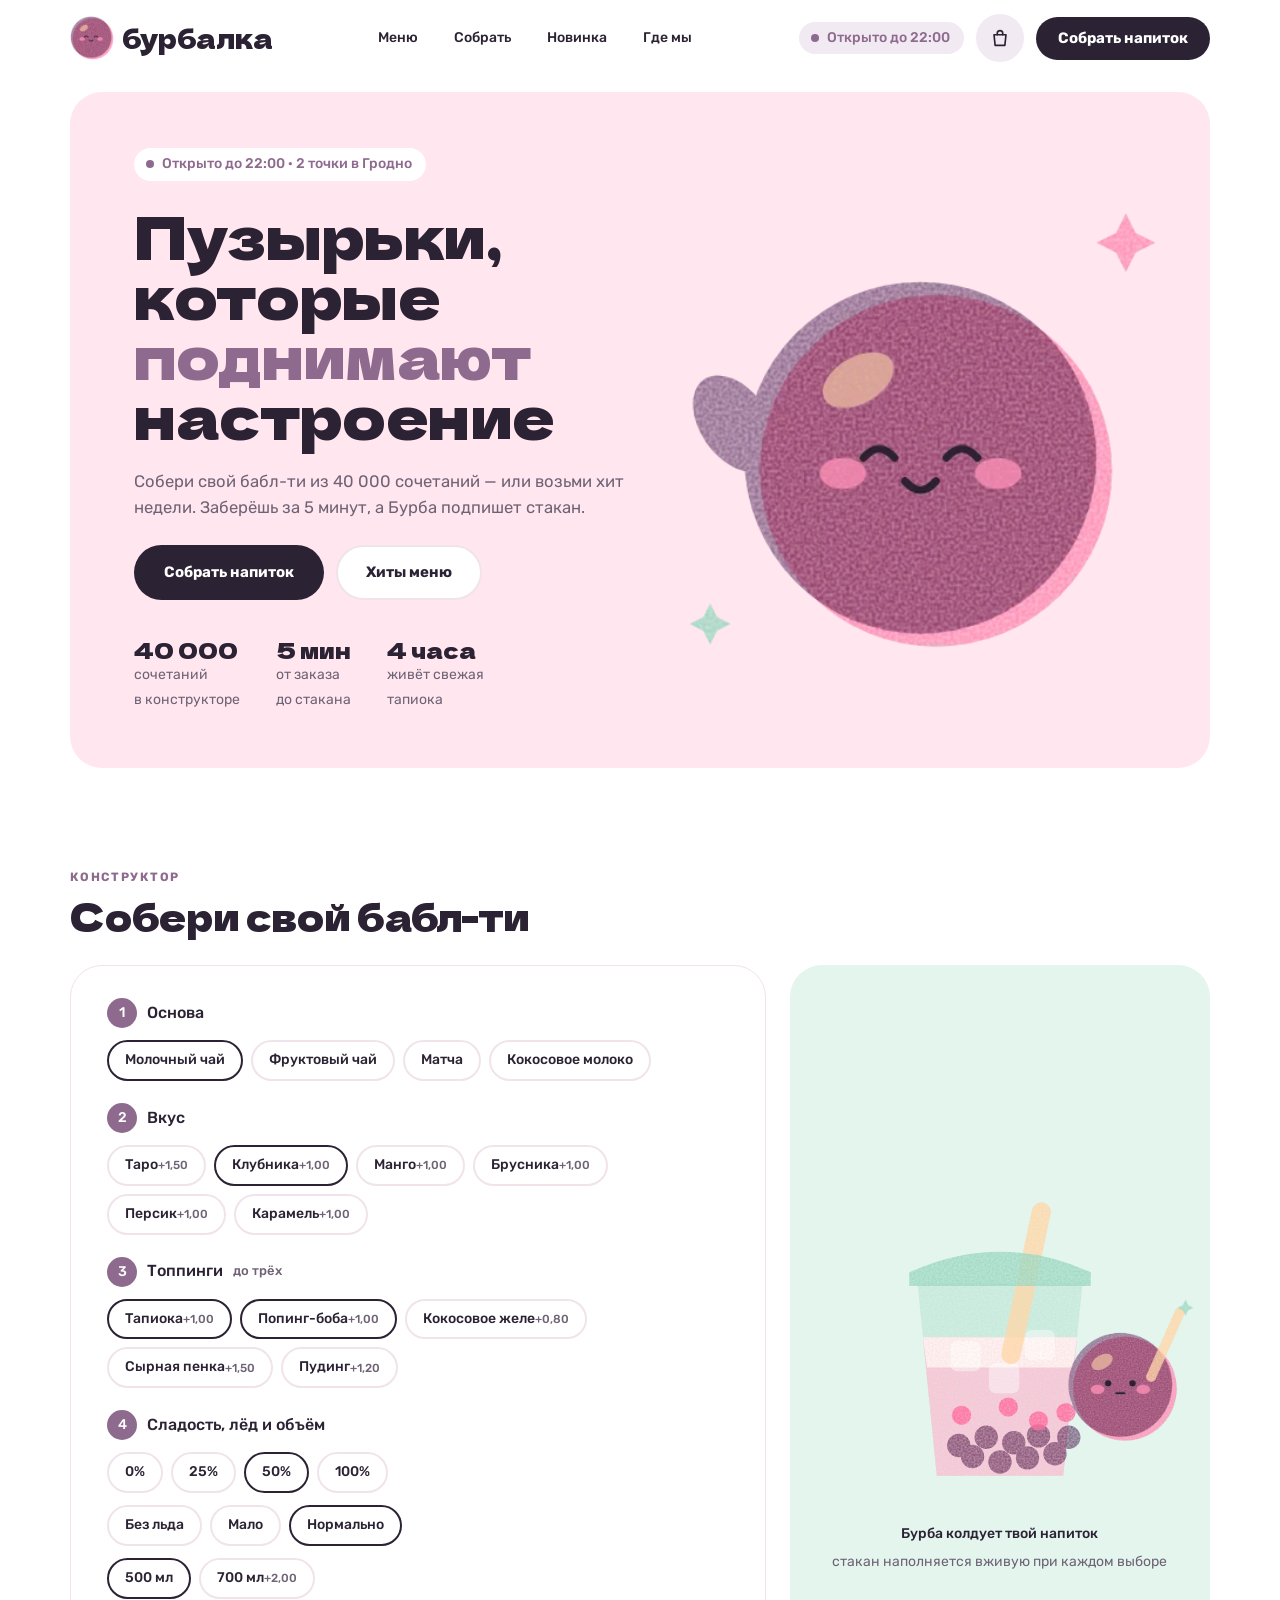
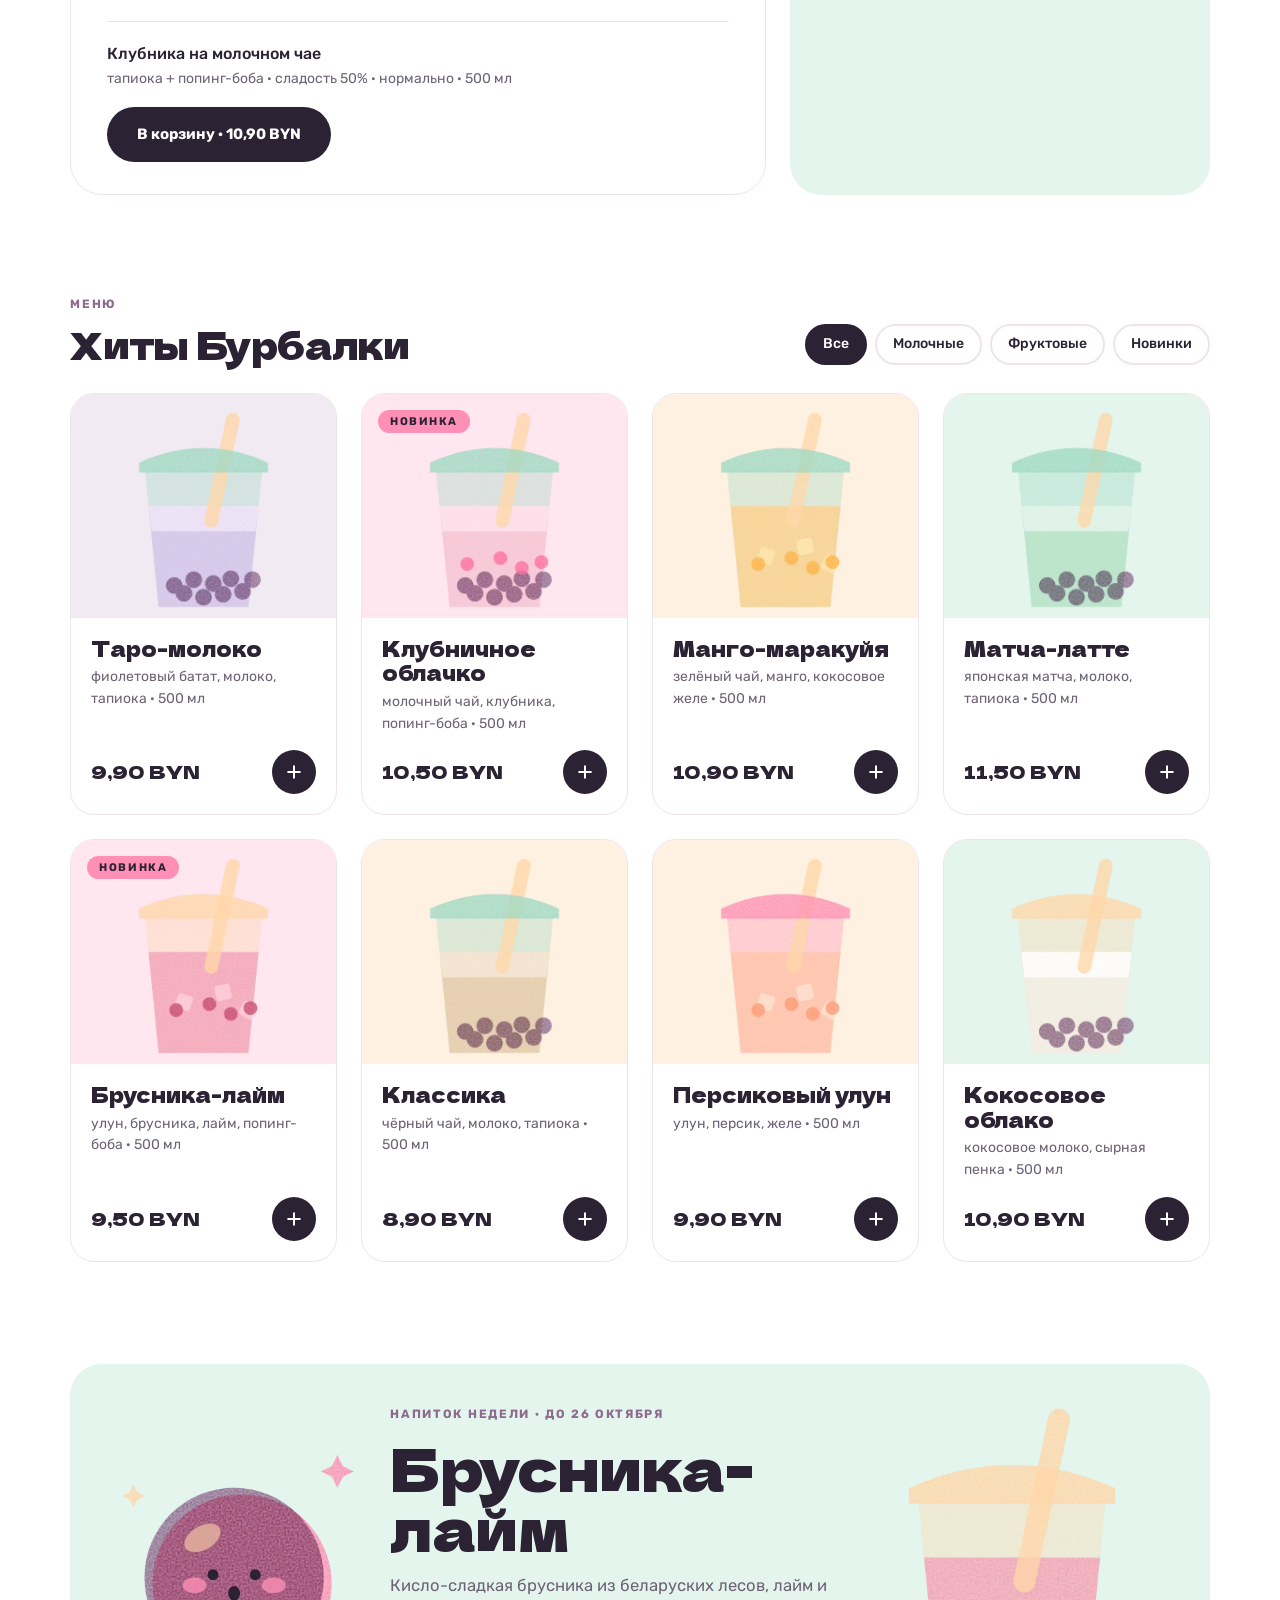
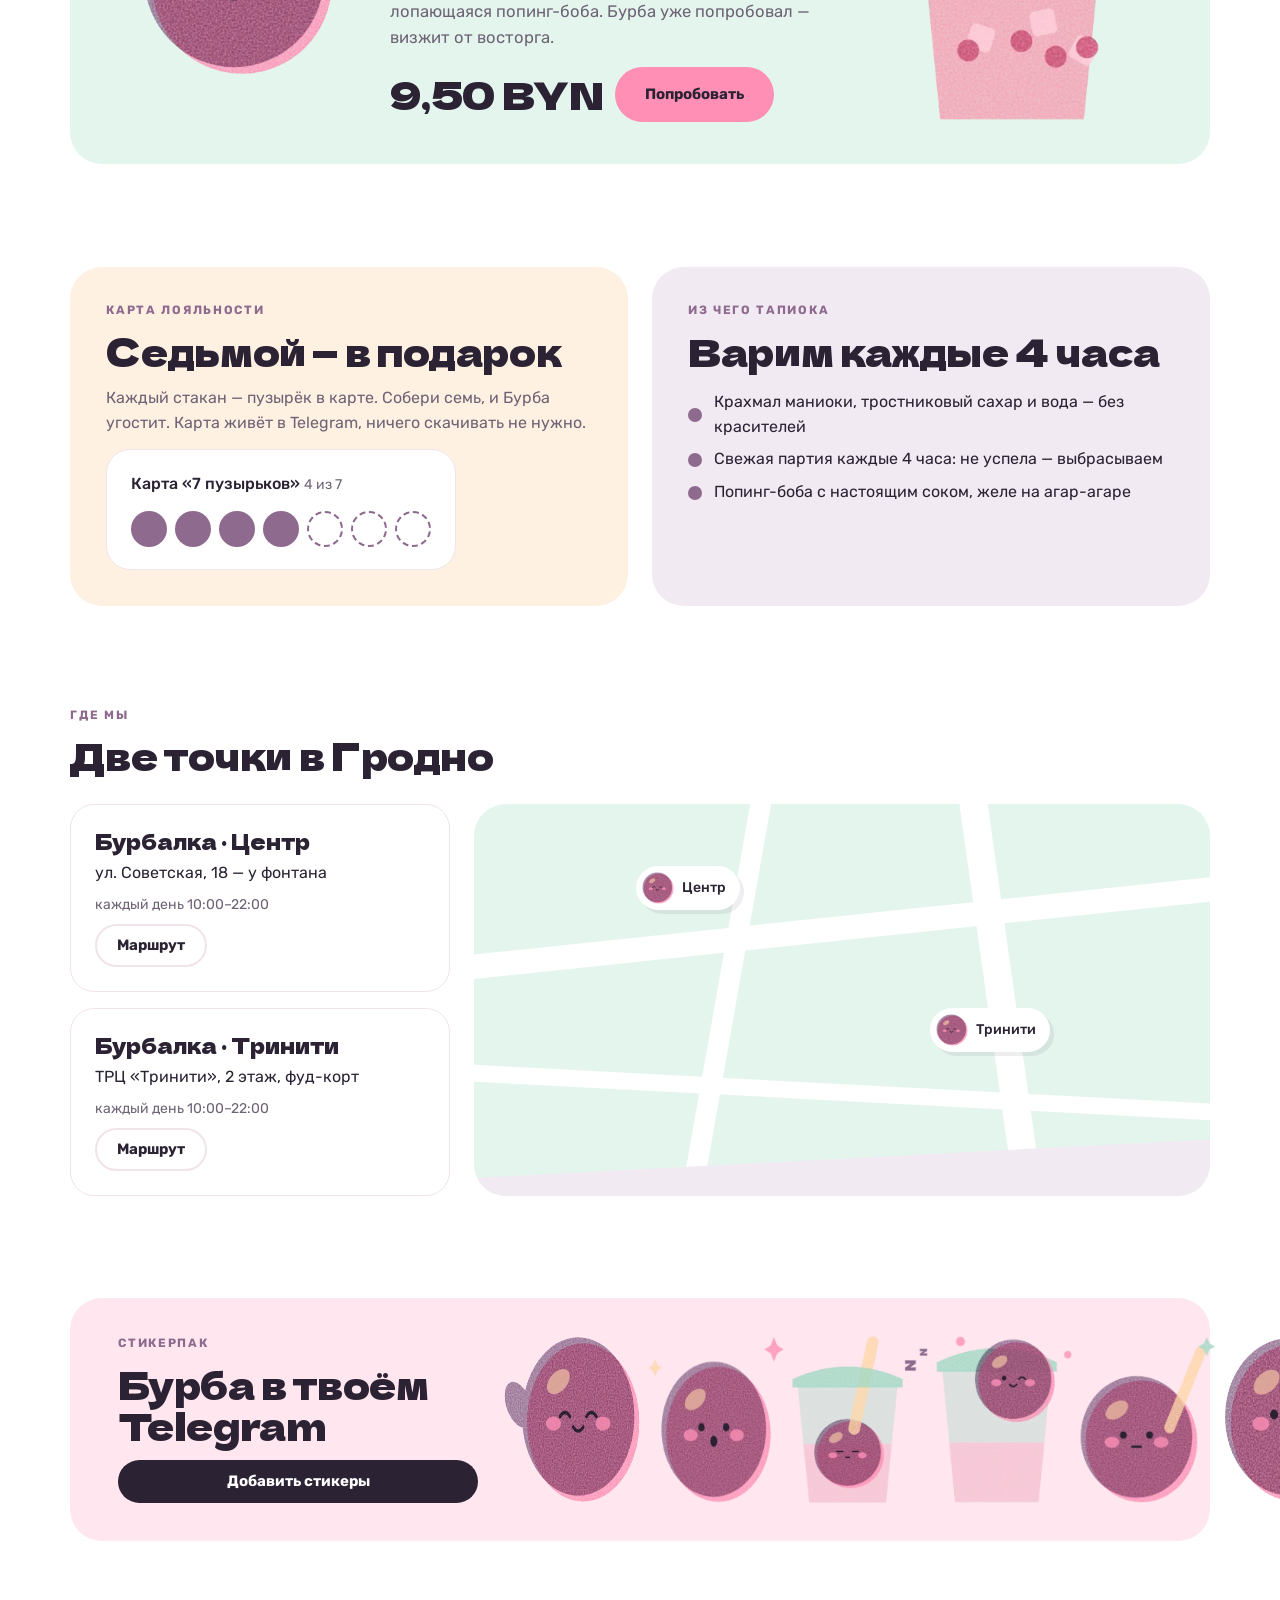
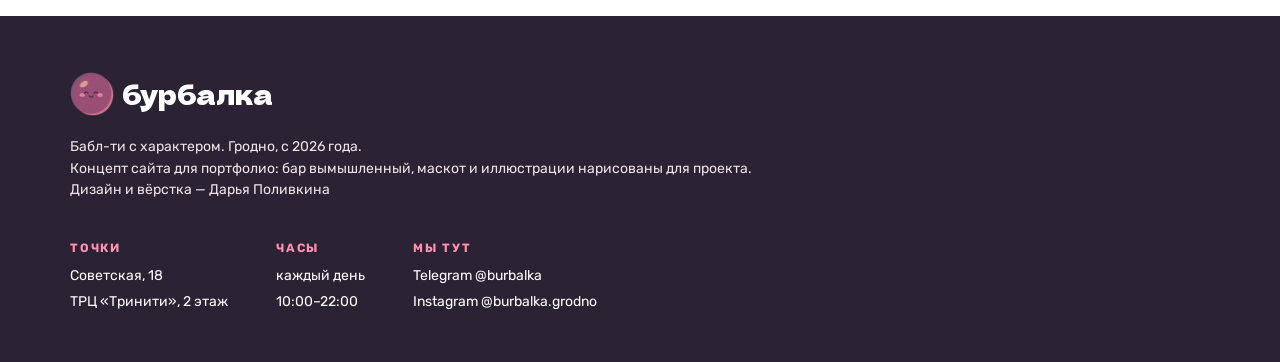
<file: index.html>
<!doctype html>
<html lang="ru">
<head>
<meta charset="utf-8">
<meta name="viewport" content="width=device-width, initial-scale=1">
<title>Бурбалка — бабл-ти бар в Гродно</title>
<meta name="description" content="Бурбалка — бабл-ти бар в Гродно: конструктор напитка, хиты, карта «7 пузырьков» и маскот Бурба. Концепт сайта для портфолио.">
<meta property="og:title" content="Бурбалка — пузырьки, которые поднимают настроение">
<meta property="og:image" content="img/hero.webp">
<link rel="icon" href="img/logo.webp" type="image/webp">
<link rel="preconnect" href="https://fonts.googleapis.com">
<link rel="preconnect" href="https://fonts.gstatic.com" crossorigin>
<link href="https://fonts.googleapis.com/css2?family=Dela+Gothic+One&family=Rubik:wght@400;500;700&display=swap" rel="stylesheet">
<link rel="stylesheet" href="css/style.css">
</head>
<body>
<header class="header">
  <div class="container header__inner">
    <a class="logo" href="index.html" aria-label="Бурбалка — на главную"><img src="img/logo.webp" alt="" width="44" height="44">бурбалка</a>
    <nav class="nav" aria-label="Основная навигация"><a href="#hits">Меню</a><a href="#builder">Собрать</a><a href="#week">Новинка</a><a href="#places">Где мы</a></nav>
    <div class="header__actions">
      <span class="badge js-open">Открыто до 22:00</span>
      <a class="round" href="cart.html" aria-label="Корзина"><svg viewBox="0 0 24 24" fill="none" aria-hidden="true"><path d="M5.5 8.5h13l-1.2 11.5H6.7L5.5 8.5z" stroke="currentColor" stroke-width="1.8" stroke-linejoin="round"/><path d="M9 8.5V7a3 3 0 0 1 6 0v1.5" stroke="currentColor" stroke-width="1.8" stroke-linecap="round"/></svg><span class="count js-count" data-zero></span></a>
      <a class="btn btn--ink btn--m" href="#builder">Собрать напиток</a>
      <button class="round round--ink burger js-burger" type="button" aria-label="Открыть меню" aria-controls="mnav"><svg viewBox="0 0 24 24" fill="none" aria-hidden="true"><path d="M4 7h16M4 12h16M4 17h16" stroke="currentColor" stroke-width="1.8" stroke-linecap="round"/></svg></button>
    </div>
  </div>
</header>
<div class="mnav" id="mnav" aria-hidden="true">
  <div class="mnav__top"><a class="logo" href="index.html"><img src="img/logo.webp" alt="" width="44" height="44">бурбалка</a><button class="round round--ink js-close" type="button" aria-label="Закрыть меню"><svg viewBox="0 0 24 24" fill="none" aria-hidden="true"><path d="M6 6l12 12M18 6L6 18" stroke="currentColor" stroke-width="1.8" stroke-linecap="round"/></svg></button></div>
  <nav class="mnav__links" aria-label="Мобильная навигация"><a href="#builder">Собрать</a><a href="#hits">Меню</a><a href="#week">Новинка</a><a href="#places">Где мы</a><a href="cart.html">Корзина</a></nav>
  <img class="mnav__burba" src="img/pose-hello.webp" alt="Бурба машет">
</div>

<main>
  <section class="container section" style="padding-top:16px">
    <div class="hero">
      <div class="bubbles" aria-hidden="true"></div>
      <div class="hero__text">
        <span class="badge badge--white js-open-full">Открыто до 22:00 · 2 точки в Гродно</span>
        <h1 class="display">Пузырьки, которые <em>поднимают</em> настроение</h1>
        <p class="lead">Собери свой бабл-ти из 40 000 сочетаний — или возьми хит недели. Заберёшь за 5 минут, а Бурба подпишет стакан.</p>
        <div class="row"><a class="btn btn--ink" href="#builder">Собрать напиток</a><a class="btn btn--white" href="#hits">Хиты меню</a></div>
        <div class="stats"><div><b>40 000</b><span>сочетаний<br>в конструкторе</span></div><div><b>5 мин</b><span>от заказа<br>до стакана</span></div><div><b>4 часа</b><span>живёт свежая<br>тапиока</span></div></div>
      </div>
      <div class="hero__media"><img class="burba" id="hero-burba" src="img/hero.webp" alt="Бурба — шарик тапиоки — машет рукой" width="480" height="448" title="Нажми на Бурбу"></div>
    </div>
  </section>

  <section class="container section" id="builder">
    <div class="sec-head"><div><span class="eyebrow">Конструктор</span><h2 class="h2">Собери свой бабл-ти</h2></div></div>
    <div class="builder reveal">
      <div class="steps">
        <div class="step"><div class="step__head"><i>1</i>Основа</div><div class="chips" id="b-base" role="radiogroup" aria-label="Основа"></div></div>
        <div class="step"><div class="step__head"><i>2</i>Вкус</div><div class="chips" id="b-flavor" role="radiogroup" aria-label="Вкус"></div></div>
        <div class="step"><div class="step__head"><i>3</i>Топпинги <small>до трёх</small></div><div class="chips" id="b-top" aria-label="Топпинги"></div></div>
        <div class="step"><div class="step__head"><i>4</i>Сладость, лёд и объём</div>
          <div class="chips" id="b-sweet" role="radiogroup" aria-label="Сладость"></div>
          <div class="chips" id="b-ice" role="radiogroup" aria-label="Лёд"></div>
          <div class="chips" id="b-size" role="radiogroup" aria-label="Объём"></div></div>
        <div class="summary"><div><b id="b-title"></b><span class="small muted" id="b-opts"></span></div><button class="btn btn--ink" type="button" id="b-add">В корзину</button></div>
      </div>
      <div class="preview" aria-live="polite">
        <div id="b-cup"></div>
        <img class="magic" src="img/pose-magic.webp" alt="" width="130" height="146">
        <span class="note">Бурба колдует твой напиток</span>
        <span class="small muted">стакан наполняется вживую при каждом выборе</span>
      </div>
    </div>
  </section>

  <section class="container section" id="hits">
    <div class="sec-head"><div><span class="eyebrow">Меню</span><h2 class="h2">Хиты Бурбалки</h2></div>
      <div class="chips" id="hit-filters" aria-label="Фильтр"><button class="chip chip--fill" type="button" data-f="all" aria-pressed="true">Все</button><button class="chip chip--fill" type="button" data-f="milk" aria-pressed="false">Молочные</button><button class="chip chip--fill" type="button" data-f="fruit" aria-pressed="false">Фруктовые</button><button class="chip chip--fill" type="button" data-f="new" aria-pressed="false">Новинки</button></div></div>
    <div class="grid" id="hits-list"></div>
  </section>

  <section class="container section" id="week">
    <div class="banner reveal">
      <img src="img/pose-wow.webp" alt="Бурба удивлён новинкой" width="240" height="227" loading="lazy">
      <div class="banner__text" style="display:grid;gap:16px;justify-items:start">
        <span class="eyebrow">Напиток недели · до 26 октября</span>
        <h2 class="display">Брусника-лайм</h2>
        <p class="lead">Кисло-сладкая брусника из беларуских лесов, лайм и лопающаяся попинг-боба. Бурба уже попробовал — визжит от восторга.</p>
        <div class="row"><span class="h2">9,50 BYN</span><button class="btn btn--pink" type="button" data-hit="lingonberry">Попробовать</button></div>
      </div>
      <img src="img/cup-lingonberry.webp" alt="Стакан брусники-лайм" width="300" height="445" loading="lazy" style="max-height:320px;object-fit:contain">
    </div>
  </section>

  <section class="container section">
    <div class="split">
      <div class="panel panel--peach reveal">
        <span class="eyebrow">Карта лояльности</span><h2 class="h2">Седьмой — в подарок</h2>
        <p class="muted">Каждый стакан — пузырёк в карте. Собери семь, и Бурба угостит. Карта живёт в Telegram, ничего скачивать не нужно.</p>
        <div class="stamps-card"><div><b style="font-weight:500">Карта «7 пузырьков»</b> <span class="small muted" id="stamps-count">4 из 7</span></div><div class="stamps" id="stamps"></div></div>
      </div>
      <div class="panel panel--plum reveal">
        <span class="eyebrow">Из чего тапиока</span><h2 class="h2">Варим каждые 4 часа</h2>
        <ul class="facts"><li>Крахмал маниоки, тростниковый сахар и вода — без красителей</li><li>Свежая партия каждые 4 часа: не успела — выбрасываем</li><li>Попинг-боба с настоящим соком, желе на агар-агаре</li></ul>
      </div>
    </div>
  </section>

  <section class="container section" id="places">
    <div class="sec-head"><div><span class="eyebrow">Где мы</span><h2 class="h2">Две точки в Гродно</h2></div></div>
    <div class="places">
      <div class="places__cards">
        <div class="place reveal"><h3 class="h3">Бурбалка · Центр</h3><p>ул. Советская, 18 — у фонтана</p><p class="small muted">каждый день 10:00–22:00</p><a class="btn btn--white btn--m" href="https://yandex.by/maps/?text=%D0%93%D1%80%D0%BE%D0%B4%D0%BD%D0%BE%2C%20%D0%A1%D0%BE%D0%B2%D0%B5%D1%82%D1%81%D0%BA%D0%B0%D1%8F%2018" target="_blank" rel="noopener">Маршрут</a></div>
        <div class="place reveal"><h3 class="h3">Бурбалка · Тринити</h3><p>ТРЦ «Тринити», 2 этаж, фуд-корт</p><p class="small muted">каждый день 10:00–22:00</p><a class="btn btn--white btn--m" href="https://yandex.by/maps/?text=%D0%93%D1%80%D0%BE%D0%B4%D0%BD%D0%BE%2C%20%D0%A2%D1%80%D0%B8%D0%BD%D0%B8%D1%82%D0%B8" target="_blank" rel="noopener">Маршрут</a></div>
      </div>
      <div class="map reveal" role="img" aria-label="Схема: две точки Бурбалки в Гродно">
        <svg viewBox="0 0 800 420" preserveAspectRatio="xMidYMid slice" aria-hidden="true">
          <rect x="-40" y="120" width="960" height="26" fill="#fff" transform="rotate(-6 400 133)"/><rect x="-40" y="300" width="960" height="18" fill="#fff" transform="rotate(3 400 309)"/>
          <rect x="260" y="-40" width="22" height="560" fill="#fff" transform="rotate(10 271 240)"/><rect x="560" y="-40" width="30" height="560" fill="#fff" transform="rotate(-8 575 240)"/>
          <rect x="-40" y="380" width="960" height="90" fill="#F2EAF2" transform="rotate(-3 400 425)"/>
        </svg>
        <span class="pin" style="left:22%;top:16%"><img src="img/logo.webp" alt="">Центр</span>
        <span class="pin" style="left:62%;top:52%;animation-delay:-1.5s"><img src="img/logo.webp" alt="">Тринити</span>
      </div>
    </div>
  </section>

  <section class="container section">
    <div class="stickers reveal">
      <div style="display:grid;gap:14px;justify-items:inherit"><span class="eyebrow">Стикерпак</span><h2 class="h2">Бурба в твоём Telegram</h2><a class="btn btn--ink btn--m" href="https://t.me/" target="_blank" rel="noopener">Добавить стикеры</a></div>
      <div class="stickers__row"><img src="img/pose-hello.webp" alt="Привет" loading="lazy"><img src="img/pose-wow.webp" alt="Ого" loading="lazy"><img src="img/pose-sleep.webp" alt="Спит" loading="lazy"><img src="img/pose-jump.webp" alt="Прыгает" loading="lazy"><img src="img/pose-magic.webp" alt="Колдует" loading="lazy"><img src="img/pose-sad.webp" alt="Грустит" loading="lazy"></div>
    </div>
  </section>
</main>

<footer class="footer">
  <div class="container footer__inner">
    <div><a class="logo" href="index.html"><img src="img/logo.webp" alt="" width="44" height="44">бурбалка</a><p>Бабл-ти с характером. Гродно, с 2026 года.<br>Концепт сайта для портфолио: бар вымышленный, маскот и иллюстрации нарисованы для проекта.<br>Дизайн и вёрстка — Дарья Поливкина</p></div>
    <div class="footer__cols"><div><h4>Точки</h4><ul><li>Советская, 18</li><li>ТРЦ «Тринити», 2 этаж</li></ul></div><div><h4>Часы</h4><ul><li>каждый день</li><li>10:00–22:00</li></ul></div><div><h4>Мы тут</h4><ul><li>Telegram @burbalka</li><li>Instagram @burbalka.grodno</li></ul></div></div>
  </div>
</footer>
<script src="js/app.js"></script>
</body>
</html>
</file>
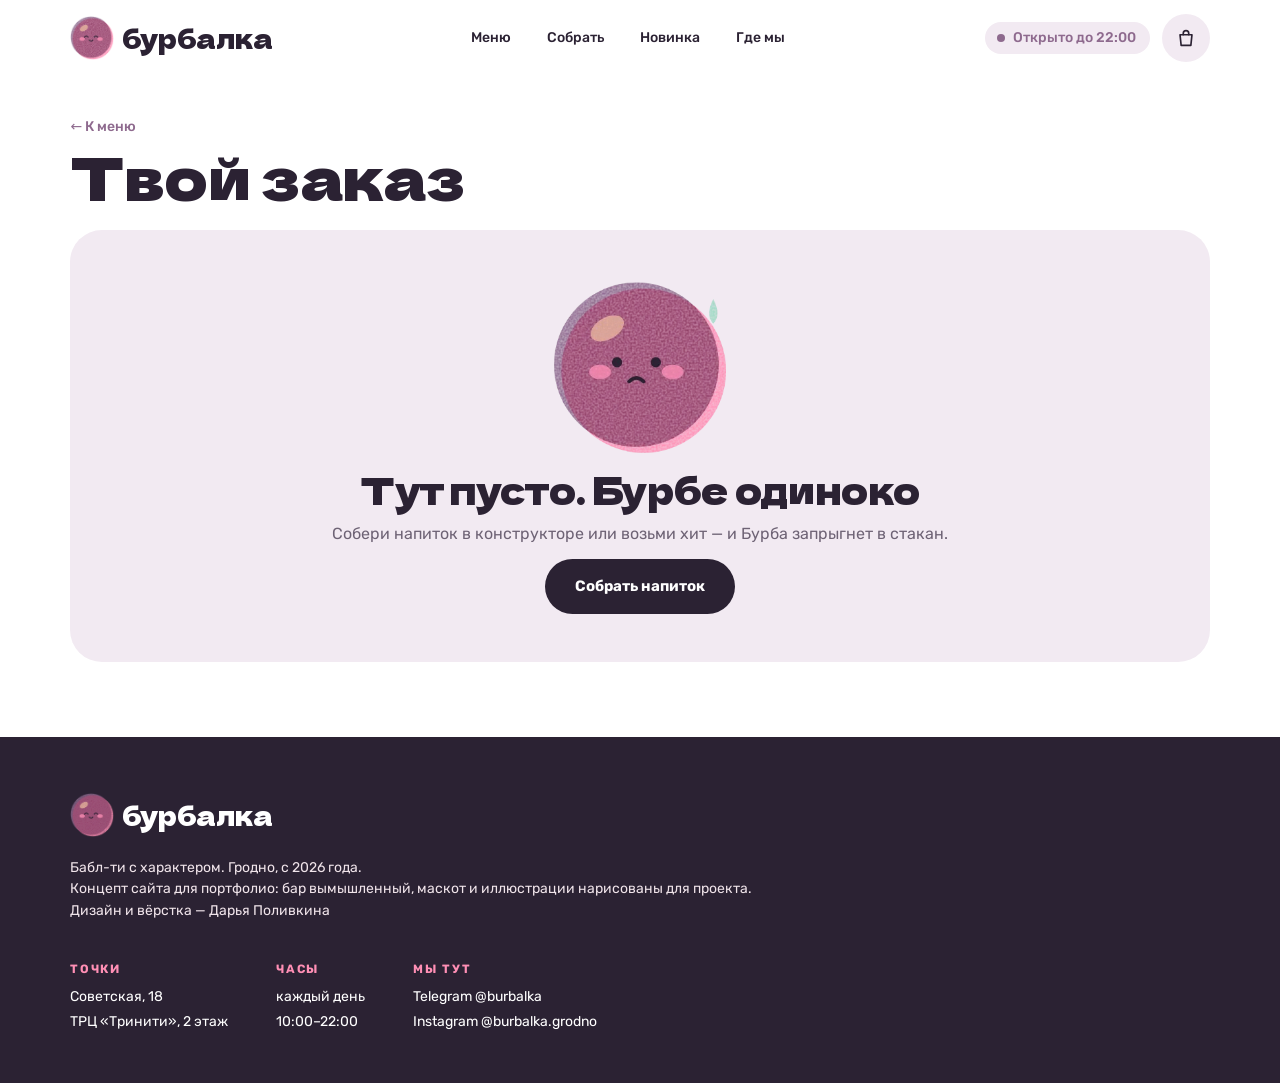
<file: cart.html>
<!doctype html>
<html lang="ru">
<head>
<meta charset="utf-8">
<meta name="viewport" content="width=device-width, initial-scale=1">
<title>Корзина — Бурбалка</title>
<meta name="robots" content="noindex">
<link rel="icon" href="img/logo.webp" type="image/webp">
<link rel="preconnect" href="https://fonts.googleapis.com">
<link rel="preconnect" href="https://fonts.gstatic.com" crossorigin>
<link href="https://fonts.googleapis.com/css2?family=Dela+Gothic+One&family=Rubik:wght@400;500;700&display=swap" rel="stylesheet">
<link rel="stylesheet" href="css/style.css">
</head>
<body>
<header class="header">
  <div class="container header__inner">
    <a class="logo" href="index.html" aria-label="Бурбалка — на главную"><img src="img/logo.webp" alt="" width="44" height="44">бурбалка</a>
    <nav class="nav" aria-label="Основная навигация"><a href="index.html#hits">Меню</a><a href="index.html#builder">Собрать</a><a href="index.html#week">Новинка</a><a href="index.html#places">Где мы</a></nav>
    <div class="header__actions">
      <span class="badge js-open">Открыто до 22:00</span>
      <a class="round" href="cart.html" aria-label="Корзина"><svg viewBox="0 0 24 24" fill="none" aria-hidden="true"><path d="M5.5 8.5h13l-1.2 11.5H6.7L5.5 8.5z" stroke="currentColor" stroke-width="1.8" stroke-linejoin="round"/><path d="M9 8.5V7a3 3 0 0 1 6 0v1.5" stroke="currentColor" stroke-width="1.8" stroke-linecap="round"/></svg><span class="count js-count" data-zero></span></a>
      <button class="round round--ink burger js-burger" type="button" aria-label="Открыть меню" aria-controls="mnav"><svg viewBox="0 0 24 24" fill="none" aria-hidden="true"><path d="M4 7h16M4 12h16M4 17h16" stroke="currentColor" stroke-width="1.8" stroke-linecap="round"/></svg></button>
    </div>
  </div>
</header>
<div class="mnav" id="mnav" aria-hidden="true">
  <div class="mnav__top"><a class="logo" href="index.html"><img src="img/logo.webp" alt="" width="44" height="44">бурбалка</a><button class="round round--ink js-close" type="button" aria-label="Закрыть меню"><svg viewBox="0 0 24 24" fill="none" aria-hidden="true"><path d="M6 6l12 12M18 6L6 18" stroke="currentColor" stroke-width="1.8" stroke-linecap="round"/></svg></button></div>
  <nav class="mnav__links" aria-label="Мобильная навигация"><a href="index.html#builder">Собрать</a><a href="index.html#hits">Меню</a><a href="index.html#week">Новинка</a><a href="index.html#places">Где мы</a></nav>
  <img class="mnav__burba" src="img/pose-hello.webp" alt="Бурба машет">
</div>

<main>
  <div class="container page-head"><a class="back" href="index.html#hits">← К меню</a><h1 class="display">Твой заказ</h1></div>

  <div class="container section" id="cart-empty" hidden style="padding-top:8px">
    <div class="empty"><img src="img/pose-sad.webp" alt="Бурба грустит"><h2 class="h2">Тут пусто. Бурбе одиноко</h2><p class="muted">Собери напиток в конструкторе или возьми хит — и Бурба запрыгнет в стакан.</p><a class="btn btn--ink" href="index.html#builder">Собрать напиток</a></div>
  </div>

  <form class="container checkout" id="cart" novalidate>
    <div class="checkout__form" id="cart-full">
      <div class="lines" id="lines"></div>
      <a class="back" href="index.html#hits">+ Добавить ещё напиток</a>
      <div class="block"><h2 class="h3">Где заберёшь</h2><div class="chips js-radio" role="radiogroup" aria-label="Точка выдачи"><button type="button" class="chip" role="radio" data-place="center" aria-checked="true">Центр · Советская, 18</button><button type="button" class="chip" role="radio" data-place="trinity" aria-checked="false">Тринити · 2 этаж</button></div></div>
      <div class="block"><h2 class="h3">Когда</h2><div class="chips js-radio" id="slots" role="radiogroup" aria-label="Время выдачи"></div></div>
      <div class="fields">
        <label class="field">Имя для стаканчика<input name="name" type="text" placeholder="Например, Даша" autocomplete="given-name" maxlength="20"><span class="field__error">Напиши имя — Бурба подпишет стакан</span></label>
        <label class="field">Телефон<input name="phone" type="tel" placeholder="+375 29 123-45-67" autocomplete="tel" inputmode="tel"><span class="field__error">Нужен номер в формате +375 29 123-45-67</span></label>
      </div>
    </div>
    <aside class="summary-card" aria-label="Итог заказа">
      <img src="img/pose-jump.webp" alt="" width="160" height="188">
      <div class="kv"><span>Напитки</span><b class="js-total">0,00 BYN</b></div>
      <div class="kv"><span>Пузырьки в карте</span><b id="k-stamps"></b></div>
      <div class="divider"></div>
      <div class="kv kv--total"><span>К оплате</span><b class="js-total">0,00 BYN</b></div>
      <button class="btn btn--ink btn--block" type="submit" id="pay">Оплатить</button>
      <p class="concept">Это концепт для портфолио: заказ никуда не уходит, оплата не проводится.</p>
    </aside>
  </form>
</main>

<footer class="footer">
  <div class="container footer__inner">
    <div><a class="logo" href="index.html"><img src="img/logo.webp" alt="" width="44" height="44">бурбалка</a><p>Бабл-ти с характером. Гродно, с 2026 года.<br>Концепт сайта для портфолио: бар вымышленный, маскот и иллюстрации нарисованы для проекта.<br>Дизайн и вёрстка — Дарья Поливкина</p></div>
    <div class="footer__cols"><div><h4>Точки</h4><ul><li>Советская, 18</li><li>ТРЦ «Тринити», 2 этаж</li></ul></div><div><h4>Часы</h4><ul><li>каждый день</li><li>10:00–22:00</li></ul></div><div><h4>Мы тут</h4><ul><li>Telegram @burbalka</li><li>Instagram @burbalka.grodno</li></ul></div></div>
  </div>
</footer>
<script src="js/app.js"></script>
</body>
</html>
</file>
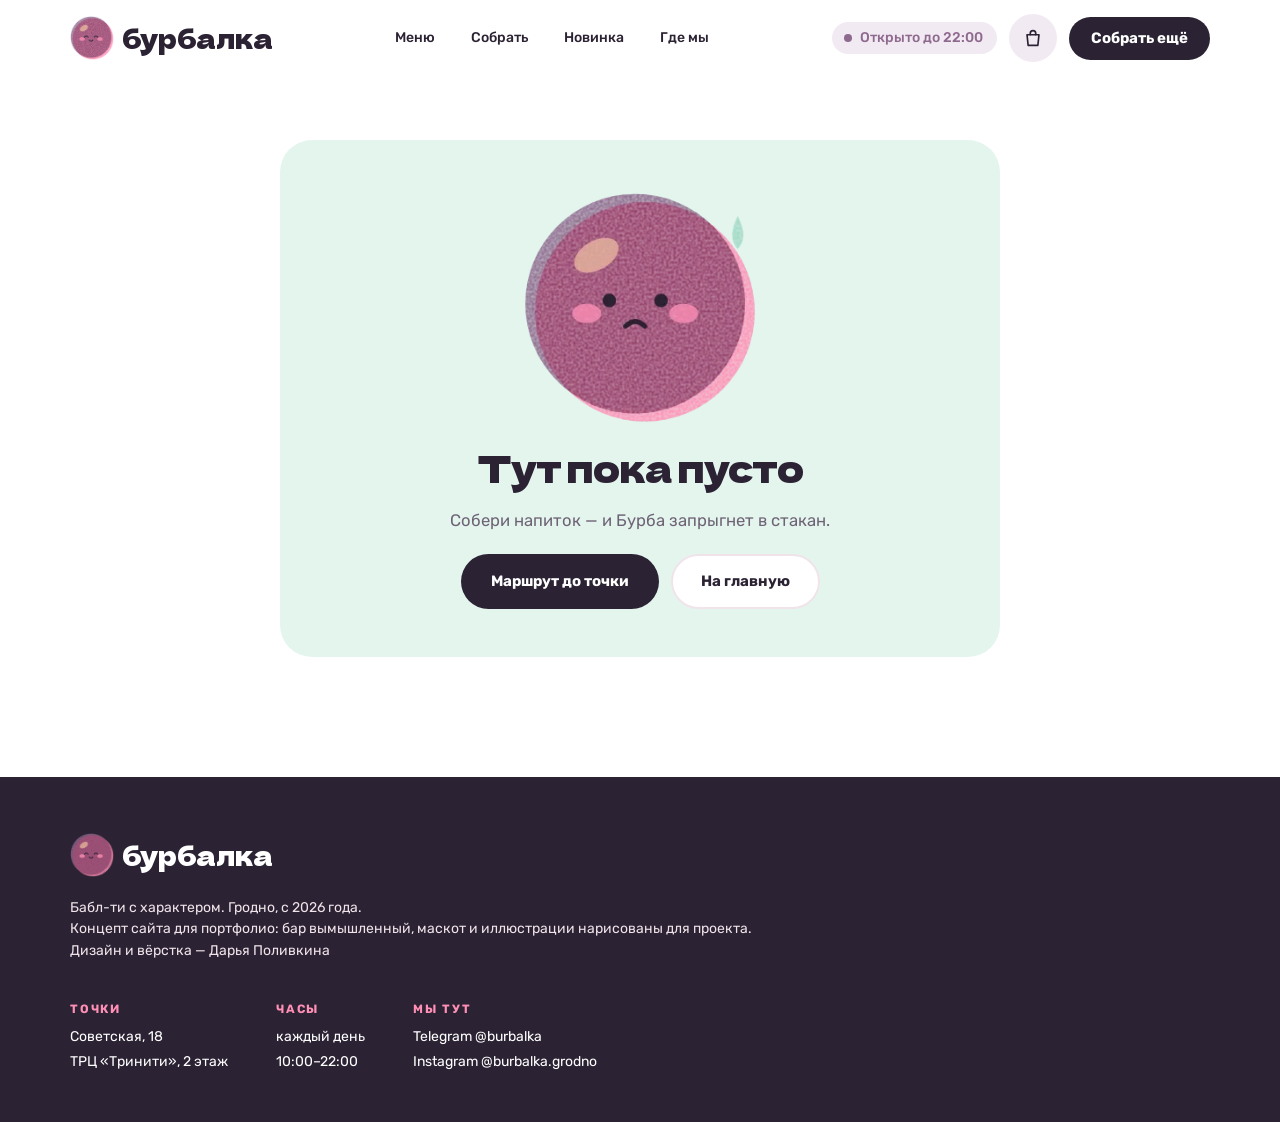
<file: done.html>
<!doctype html>
<html lang="ru">
<head>
<meta charset="utf-8">
<meta name="viewport" content="width=device-width, initial-scale=1">
<title>Заказ готовится — Бурбалка</title>
<meta name="robots" content="noindex">
<link rel="icon" href="img/logo.webp" type="image/webp">
<link rel="preconnect" href="https://fonts.googleapis.com">
<link rel="preconnect" href="https://fonts.gstatic.com" crossorigin>
<link href="https://fonts.googleapis.com/css2?family=Dela+Gothic+One&family=Rubik:wght@400;500;700&display=swap" rel="stylesheet">
<link rel="stylesheet" href="css/style.css">
</head>
<body>
<header class="header">
  <div class="container header__inner">
    <a class="logo" href="index.html" aria-label="Бурбалка — на главную"><img src="img/logo.webp" alt="" width="44" height="44">бурбалка</a>
    <nav class="nav" aria-label="Основная навигация"><a href="index.html#hits">Меню</a><a href="index.html#builder">Собрать</a><a href="index.html#week">Новинка</a><a href="index.html#places">Где мы</a></nav>
    <div class="header__actions">
      <span class="badge js-open">Открыто до 22:00</span>
      <a class="round" href="cart.html" aria-label="Корзина"><svg viewBox="0 0 24 24" fill="none" aria-hidden="true"><path d="M5.5 8.5h13l-1.2 11.5H6.7L5.5 8.5z" stroke="currentColor" stroke-width="1.8" stroke-linejoin="round"/><path d="M9 8.5V7a3 3 0 0 1 6 0v1.5" stroke="currentColor" stroke-width="1.8" stroke-linecap="round"/></svg><span class="count js-count" data-zero></span></a>
      <a class="btn btn--ink btn--m" href="index.html#builder">Собрать ещё</a>
      <button class="round round--ink burger js-burger" type="button" aria-label="Открыть меню" aria-controls="mnav"><svg viewBox="0 0 24 24" fill="none" aria-hidden="true"><path d="M4 7h16M4 12h16M4 17h16" stroke="currentColor" stroke-width="1.8" stroke-linecap="round"/></svg></button>
    </div>
  </div>
</header>
<div class="mnav" id="mnav" aria-hidden="true">
  <div class="mnav__top"><a class="logo" href="index.html"><img src="img/logo.webp" alt="" width="44" height="44">бурбалка</a><button class="round round--ink js-close" type="button" aria-label="Закрыть меню"><svg viewBox="0 0 24 24" fill="none" aria-hidden="true"><path d="M6 6l12 12M18 6L6 18" stroke="currentColor" stroke-width="1.8" stroke-linecap="round"/></svg></button></div>
  <nav class="mnav__links" aria-label="Мобильная навигация"><a href="index.html#builder">Собрать</a><a href="index.html#hits">Меню</a><a href="index.html#week">Новинка</a><a href="index.html#places">Где мы</a></nav>
  <img class="mnav__burba" src="img/pose-hello.webp" alt="Бурба машет">
</div>

<main class="container done" id="done">
  <div class="done__card">
    <img id="d-img" src="img/pose-jump.webp" alt="Бурба прыгает в стакан" width="240" height="282">
    <h1 class="h2" id="d-title" aria-live="polite">Бурба уже прыгает в твой стакан!</h1>
    <p class="lead" id="d-text"></p>
    <ol class="progress" id="progress" aria-label="Статус заказа"><li>Принят</li><li>Варим</li><li>Готово</li></ol>
    <div class="stamps-card" id="d-stamps"><div><b style="font-weight:500">Карта «7 пузырьков»</b> <span class="small muted" id="d-stamps-count"></span></div><div class="stamps" id="d-stamps-list"></div></div>
    <div class="row" style="justify-content:center"><a class="btn btn--ink" href="https://yandex.by/maps/?text=%D0%93%D1%80%D0%BE%D0%B4%D0%BD%D0%BE%2C%20%D0%A1%D0%BE%D0%B2%D0%B5%D1%82%D1%81%D0%BA%D0%B0%D1%8F%2018" target="_blank" rel="noopener">Маршрут до точки</a><a class="btn btn--white" href="index.html">На главную</a></div>
  </div>
</main>

<footer class="footer">
  <div class="container footer__inner">
    <div><a class="logo" href="index.html"><img src="img/logo.webp" alt="" width="44" height="44">бурбалка</a><p>Бабл-ти с характером. Гродно, с 2026 года.<br>Концепт сайта для портфолио: бар вымышленный, маскот и иллюстрации нарисованы для проекта.<br>Дизайн и вёрстка — Дарья Поливкина</p></div>
    <div class="footer__cols"><div><h4>Точки</h4><ul><li>Советская, 18</li><li>ТРЦ «Тринити», 2 этаж</li></ul></div><div><h4>Часы</h4><ul><li>каждый день</li><li>10:00–22:00</li></ul></div><div><h4>Мы тут</h4><ul><li>Telegram @burbalka</li><li>Instagram @burbalka.grodno</li></ul></div></div>
  </div>
</footer>
<script src="js/app.js"></script>
</body>
</html>
</file>
<file: css/style.css>
/* Бурбалка — бабл-ти бар. Токены совпадают с переменными Figma-файла «Бурбалка — сайт бабл-ти бара». */
:root {
  --white: #FFFFFF;
  --pink-soft: #FFE6EF;
  --mint-soft: #E4F5EE;
  --peach-soft: #FFF1E2;
  --plum-soft: #F2EAF2;
  --line: #F0E4EA;
  --tapioca: #8E6A8E;
  --strawberry: #FF8FB5;
  --mango: #FFD7A8;
  --matcha: #9ED9C3;
  --ink: #2B2233;
  --muted: #6E6375;

  --r-s: 16px;
  --r-m: 24px;
  --r-l: 32px;
  --display: "Dela Gothic One", "Arial Black", sans-serif;
  --sans: "Rubik", system-ui, -apple-system, "Segoe UI", sans-serif;
  --gutter: clamp(16px, 5.5vw, 80px);
  --ease: cubic-bezier(.3, 1.4, .5, 1);
  --soft: cubic-bezier(.2, .7, .2, 1);
}
* { box-sizing: border-box; margin: 0; padding: 0; }
[hidden] { display: none !important; }
html { scroll-behavior: smooth; scroll-padding-top: 90px; }
body { background: var(--white); color: var(--ink); font: 400 16px/1.55 var(--sans); -webkit-font-smoothing: antialiased; overflow-x: hidden; }
img { display: block; max-width: 100%; height: auto; }
a { color: inherit; text-decoration: none; }
button, input { font: inherit; color: inherit; }
button { cursor: pointer; background: none; border: 0; }
ul, ol { list-style: none; }
:focus-visible { outline: 3px solid var(--strawberry); outline-offset: 3px; border-radius: 10px; }

.container { width: 100%; max-width: 1440px; margin: 0 auto; padding-inline: var(--gutter); }
.section { padding-block: clamp(28px, 4vw, 56px); }
.display { font: 400 clamp(38px, 4.6vw, 64px)/1.02 var(--display); letter-spacing: -.01em; }
.display em, .h2 em { font-style: normal; color: var(--tapioca); }
.h2 { font: 400 clamp(28px, 2.9vw, 40px)/1.1 var(--display); letter-spacing: -.01em; }
.h3 { font: 400 clamp(19px, 1.6vw, 22px)/1.2 var(--display); }
.eyebrow { font: 700 12px/1.2 var(--sans); letter-spacing: .14em; text-transform: uppercase; color: var(--tapioca); }
.lead { font-size: clamp(16px, 1.3vw, 18px); color: var(--muted); }
.muted { color: var(--muted); }
.small { font-size: 14px; }
.price { font: 400 18px/1.1 var(--display); white-space: nowrap; }

/* Кнопки и чипсы */
.btn { display: inline-flex; align-items: center; justify-content: center; gap: 8px; padding: 18px 28px; border-radius: 999px; font: 700 15px/1 var(--sans); border: 2px solid transparent; transition: transform .25s var(--ease), background .2s, box-shadow .2s; white-space: nowrap; }
.btn:hover { transform: translateY(-2px) rotate(-1deg); }
.btn:active { transform: scale(.96); }
.btn--ink { background: var(--ink); color: #fff; }
.btn--ink:hover { box-shadow: 4px 4px 0 var(--strawberry); }
.btn--white { background: #fff; border-color: var(--line); }
.btn--pink { background: var(--strawberry); }
.btn--pink:hover { box-shadow: 4px 4px 0 var(--ink); }
.btn--m { padding: 12px 20px; }
.btn--block { width: 100%; }
.chip { display: inline-flex; align-items: center; padding: 10px 16px; border-radius: 999px; background: #fff; border: 2px solid var(--line); font: 500 14px/1.2 var(--sans); transition: border-color .2s, background .2s, transform .2s var(--ease); white-space: nowrap; }
.chip:hover { border-color: var(--tapioca); }
.chip[aria-checked="true"], .chip[aria-pressed="true"] { border-color: var(--ink); }
.chip.chip--fill[aria-pressed="true"] { background: var(--ink); color: #fff; }
.chip[aria-checked="true"] { animation: pop .3s var(--ease); }
.chip[disabled] { opacity: .4; pointer-events: none; }
@keyframes pop { 50% { transform: scale(1.08); } }
.chips { display: flex; flex-wrap: wrap; gap: 8px; }
.badge { display: inline-flex; align-items: center; gap: 8px; padding: 8px 14px 8px 12px; border-radius: 999px; background: var(--plum-soft); color: var(--tapioca); font: 500 14px/1.2 var(--sans); white-space: nowrap; }
.badge::before { content: ""; width: 8px; height: 8px; border-radius: 50%; background: currentColor; }
.badge--white { background: #fff; }
.tag { position: absolute; top: 16px; left: 16px; padding: 6px 12px; border-radius: 999px; background: var(--strawberry); font: 700 11px/1 var(--sans); letter-spacing: .14em; text-transform: uppercase; }
.plus { width: 44px; height: 44px; border-radius: 50%; background: var(--ink); color: #fff; display: grid; place-items: center; flex: none; transition: transform .3s var(--ease); }
.plus:hover { transform: rotate(90deg) scale(1.08); }
.plus svg { width: 20px; height: 20px; }

/* Шапка */
.header { position: sticky; top: 0; z-index: 50; background: rgba(255, 255, 255, .94); backdrop-filter: blur(10px); }
.header__inner { display: flex; align-items: center; justify-content: space-between; gap: 20px; padding-block: 14px; }
.logo { display: inline-flex; align-items: center; gap: 8px; font: 400 26px/1 var(--display); letter-spacing: -.01em; }
.logo img { width: 44px; height: 44px; transition: transform .4s var(--ease); }
.logo:hover img { transform: rotate(-14deg) scale(1.08); }
.nav { display: flex; gap: 4px; }
.nav a { padding: 10px 16px; border-radius: 999px; font: 500 14px/1.2 var(--sans); }
.nav a:hover { background: var(--pink-soft); }
.header__actions { display: flex; align-items: center; gap: 12px; }
.round { width: 48px; height: 48px; border-radius: 50%; display: grid; place-items: center; background: var(--plum-soft); position: relative; flex: none; }
.round--ink { background: var(--ink); color: #fff; }
.round svg { width: 22px; height: 22px; }
.count { position: absolute; top: -4px; right: -4px; min-width: 22px; height: 22px; padding: 0 6px; border-radius: 999px; background: var(--strawberry); font: 700 12px/22px var(--sans); text-align: center; }
.count[data-zero] { display: none; }
.count.bump { animation: pop .4s var(--ease); }
.burger { display: none; }
.mnav { position: fixed; inset: 0; z-index: 60; background: var(--pink-soft); padding: 16px var(--gutter) 32px; display: flex; flex-direction: column; gap: 24px; transform: translateY(-100%); visibility: hidden; transition: transform .4s var(--soft); }
.mnav.is-open { transform: none; visibility: visible; }
.mnav__top { display: flex; justify-content: space-between; align-items: center; }
.mnav__links { display: grid; gap: 4px; }
.mnav__links a { font: 400 34px/1.35 var(--display); }
.mnav img.mnav__burba { width: 180px; align-self: center; margin-top: auto; }

/* Hero */
.hero { position: relative; display: grid; grid-template-columns: 1fr minmax(0, 480px); gap: 32px; align-items: center; padding: 56px 48px 56px 64px; border-radius: var(--r-l); background: var(--pink-soft); overflow: hidden; }
.hero__text { display: grid; gap: 24px; justify-items: start; }
.hero__text .lead { max-width: 520px; }
.row { display: flex; flex-wrap: wrap; gap: 12px; align-items: center; }
.stats { display: flex; gap: 36px; padding-top: 12px; }
.stats b { display: block; font: 400 22px/1.2 var(--display); }
.stats span { font-size: 14px; color: var(--muted); }
.burba { width: 100%; animation: bob 4s ease-in-out infinite; transform-origin: 50% 90%; cursor: pointer; }
.burba.is-squish { animation: squish .5s var(--ease); }
@keyframes bob { 50% { transform: translateY(-12px) rotate(2deg); } }
@keyframes squish { 30% { transform: scale(1.12, .88); } 60% { transform: scale(.94, 1.06); } }
.bubbles { position: absolute; inset: 0; pointer-events: none; }
.bubbles i { position: absolute; bottom: -30px; width: var(--s); height: var(--s); border-radius: 50%; background: var(--c); opacity: .55; animation: rise var(--d) linear infinite; animation-delay: var(--dl); }
@keyframes rise { to { transform: translateY(-640px); opacity: 0; } }

/* Заголовки секций */
.sec-head { display: flex; justify-content: space-between; align-items: flex-end; gap: 20px; margin-bottom: 28px; flex-wrap: wrap; }
.sec-head > div:first-child { display: grid; gap: 12px; }

/* Конструктор */
.builder { display: grid; grid-template-columns: 1fr 420px; gap: 24px; }
.steps { border: 1.5px solid var(--line); border-radius: var(--r-l); padding: 32px 36px; display: grid; gap: 22px; }
.step { display: grid; gap: 12px; }
.step__head { display: flex; align-items: center; gap: 10px; font-weight: 500; }
.step__head i { width: 30px; height: 30px; border-radius: 50%; background: var(--tapioca); color: #fff; font: 500 14px/30px var(--sans); text-align: center; font-style: normal; }
.step__head small { color: var(--muted); font-size: 13px; }
.summary { display: flex; justify-content: space-between; align-items: center; gap: 16px; padding-top: 20px; border-top: 1.5px solid var(--line); flex-wrap: wrap; }
.summary b { font-weight: 500; display: block; }
.preview { position: relative; background: var(--mint-soft); border-radius: var(--r-l); display: grid; place-items: center; align-content: center; padding: 28px 24px; gap: 6px; text-align: center; overflow: hidden; }
#b-cup { width: 100%; display: grid; place-items: center; }
.preview svg.cup { width: 100%; max-width: 330px; height: auto; transition: transform .3s var(--ease); }
.preview svg.cup.is-shake { animation: shake .45s var(--ease); }
@keyframes shake { 25% { transform: rotate(-4deg); } 60% { transform: rotate(3deg); } }
.preview .magic { position: absolute; right: 14px; top: 40%; width: 130px; animation: bob 3s ease-in-out infinite; }
.preview .note { font-weight: 500; font-size: 14px; }
.cup .liquid { transition: d .4s var(--soft), fill .4s var(--soft); }

/* Карточки напитков */
.grid { display: grid; grid-template-columns: repeat(4, 1fr); gap: 24px; }
.card { position: relative; display: flex; flex-direction: column; border: 1.5px solid var(--line); border-radius: var(--r-m); overflow: hidden; transition: transform .3s var(--ease), box-shadow .3s; }
.card:hover { transform: translateY(-6px) rotate(-.6deg); box-shadow: 6px 6px 0 var(--line); }
.card__art { display: grid; place-items: center; padding: 16px 0 8px; background: var(--bg, var(--pink-soft)); }
.card__art img { width: 200px; height: 200px; object-fit: contain; transition: transform .4s var(--ease); }
.card:hover .card__art img { transform: rotate(-6deg) scale(1.05); }
.card__body { padding: 18px 20px 20px; display: flex; flex-direction: column; gap: 6px; flex: 1; }
.card__foot { display: flex; justify-content: space-between; align-items: center; margin-top: auto; padding-top: 10px; }
.card[hidden] { display: none; }

/* Баннеры */
.banner { display: grid; grid-template-columns: 240px 1fr 300px; gap: 32px; align-items: center; padding: 40px 48px; border-radius: var(--r-l); background: var(--mint-soft); }
.banner img { width: 100%; }
.split { display: grid; grid-template-columns: 1fr 1fr; gap: 24px; }
.panel { border-radius: var(--r-l); padding: 36px; display: grid; gap: 14px; align-content: start; }
.panel--peach { background: var(--peach-soft); }
.panel--plum { background: var(--plum-soft); }
.stamps-card { background: #fff; border: 1.5px solid var(--line); border-radius: var(--r-m); padding: 22px 24px; display: grid; gap: 14px; justify-self: start; }
.stamps { display: flex; gap: 8px; flex-wrap: wrap; }
.stamps span { width: 36px; height: 36px; border-radius: 50%; border: 2px dashed var(--tapioca); }
.stamps span.on { border: 0; background: var(--tapioca); }
.stamps span.new { animation: pop .6s var(--ease) both; animation-delay: var(--d, 0s); }
.facts li { display: flex; gap: 12px; align-items: center; padding-block: 4px; }
.facts li::before { content: ""; width: 14px; height: 14px; border-radius: 50%; background: var(--tapioca); flex: none; }

/* Где мы */
.places { display: grid; grid-template-columns: 380px 1fr; gap: 24px; }
.places__cards { display: grid; gap: 16px; align-content: start; }
.place { border: 1.5px solid var(--line); border-radius: var(--r-m); padding: 24px; display: grid; gap: 8px; justify-items: start; }
.map { position: relative; border-radius: var(--r-l); background: var(--mint-soft); overflow: hidden; min-height: 360px; }
.map svg { position: absolute; inset: 0; width: 100%; height: 100%; }
.pin { position: absolute; display: flex; align-items: center; gap: 8px; padding: 6px 14px 6px 6px; border-radius: 999px; background: #fff; font: 500 14px/1 var(--sans); box-shadow: 4px 4px 0 rgba(43, 34, 51, .08); animation: bob 3.4s ease-in-out infinite; }
.pin img { width: 32px; height: 32px; }

/* Стикеры */
.stickers { display: grid; grid-template-columns: 360px 1fr; gap: 24px; align-items: center; padding: 36px 36px 36px 48px; border-radius: var(--r-l); background: var(--pink-soft); }
.stickers__row { display: flex; justify-content: space-between; gap: 4px; }
.stickers > div:first-child { justify-items: start; }
.stickers__row img { flex: 1 1 0; min-width: 0; max-width: 140px; transition: transform .3s var(--ease); }
.stickers__row img:hover { transform: rotate(-10deg) scale(1.12); }

/* Подвал */
.footer { background: var(--ink); color: #fff; padding-block: 56px 48px; margin-top: 24px; }
.footer__inner { display: flex; justify-content: space-between; gap: 40px; flex-wrap: wrap; }
.footer .logo { color: #fff; }
.footer p { color: var(--line); font-size: 14px; margin-top: 12px; }
.footer__cols { display: flex; gap: 48px; flex-wrap: wrap; }
.footer__cols h4 { font: 700 12px/1.2 var(--sans); letter-spacing: .14em; text-transform: uppercase; color: var(--strawberry); margin-bottom: 8px; }
.footer__cols li { font-size: 14px; line-height: 1.8; }

/* Тост с Бурбой */
.toast { position: fixed; left: 50%; bottom: 24px; z-index: 90; display: flex; align-items: center; gap: 12px; padding: 8px 10px 8px 8px; border-radius: 999px; background: var(--ink); color: #fff; transform: translate(-50%, 160%); transition: transform .45s var(--ease); font-weight: 500; }
.toast.is-visible { transform: translate(-50%, 0); }
.toast img { width: 52px; height: 52px; }
.toast a { padding: 10px 16px; border-radius: 999px; background: var(--strawberry); color: var(--ink); font-size: 14px; font-weight: 700; }

/* Корзина */
.page-head { padding-top: 40px; padding-bottom: 16px; display: grid; gap: 8px; }
.back { color: var(--tapioca); font-weight: 500; font-size: 14px; }
.checkout { display: grid; grid-template-columns: 1fr 420px; gap: 32px; align-items: start; padding-top: 8px; padding-bottom: 80px; }
.checkout__form { display: grid; gap: 28px; }
.lines { border: 1.5px solid var(--line); border-radius: var(--r-l); padding: 20px; display: grid; gap: 16px; }
.line { display: flex; align-items: center; gap: 12px; }
.line__thumb { width: 64px; height: 64px; border-radius: var(--r-s); display: grid; place-items: center; flex: none; background: var(--bg, var(--pink-soft)); }
.line__thumb img, .line__thumb svg { width: 56px; height: 56px; }
.line__info { flex: 1; min-width: 0; display: grid; gap: 2px; }
.line__info b { font-weight: 500; }
.stepper { display: flex; align-items: center; gap: 12px; padding: 5px; border: 1.5px solid var(--line); border-radius: 999px; flex: none; }
.stepper button { width: 28px; height: 28px; border-radius: 50%; background: var(--plum-soft); font-weight: 500; }
.stepper span { min-width: 12px; text-align: center; font-weight: 500; }
.block { display: grid; gap: 12px; }
.fields { display: grid; grid-template-columns: 1fr 1fr; gap: 16px; }
.field { display: grid; gap: 8px; font: 500 14px/1.4 var(--sans); }
.field input { width: 100%; padding: 15px 18px; border: 2px solid var(--line); border-radius: var(--r-s); font: 400 16px/1.4 var(--sans); background: #fff; }
.field input:focus { outline: none; border-color: var(--ink); }
.field.is-invalid input { border-color: #C94A73; }
.field__error { display: none; color: #B3365F; font-size: 13px; font-weight: 400; }
.field.is-invalid .field__error { display: block; }
.summary-card { position: sticky; top: 96px; background: var(--pink-soft); border-radius: var(--r-l); padding: 28px; display: grid; gap: 14px; }
.summary-card > img { width: 160px; justify-self: center; }
.kv { display: flex; justify-content: space-between; gap: 12px; }
.kv span { color: var(--muted); }
.kv b { font-weight: 500; }
.kv--total span { color: var(--ink); font-weight: 500; }
.kv--total b { font: 400 18px/1.2 var(--display); }
.divider { height: 1.5px; background: var(--strawberry); }
.empty { display: grid; justify-items: center; gap: 12px; text-align: center; padding: 48px 24px; border-radius: var(--r-l); background: var(--plum-soft); }
.empty img { width: 180px; }

/* Заказ готовится */
.done { display: grid; place-items: center; padding-block: 64px 96px; }
.done__card { width: min(720px, 100%); display: grid; gap: 20px; justify-items: center; text-align: center; padding: 48px 56px; border-radius: var(--r-l); background: var(--mint-soft); }
.done__card > img { width: 240px; animation: bob 3s ease-in-out infinite; }
.progress { display: flex; gap: 8px; flex-wrap: wrap; justify-content: center; }
.progress li { display: flex; align-items: center; gap: 6px; padding: 8px 14px 8px 12px; border-radius: 999px; background: #fff; color: var(--muted); font-weight: 500; font-size: 14px; border: 1.5px solid var(--line); transition: background .4s, color .4s; }
.progress li::before { content: ""; width: 8px; height: 8px; border-radius: 50%; background: var(--line); }
.progress li.is-done { color: var(--ink); border-color: #fff; }
.progress li.is-done::before { background: var(--ink); }
.progress li.is-now { background: var(--strawberry); color: var(--ink); border-color: var(--strawberry); }
.progress li.is-now::before { background: var(--ink); animation: blink 1s infinite; }
@keyframes blink { 50% { opacity: .2; } }
.concept { font-size: 13px; color: var(--muted); }

/* Появление */
.reveal { opacity: 0; transform: translateY(28px) scale(.98); transition: opacity .7s var(--soft), transform .7s var(--ease); }
.reveal.is-in { opacity: 1; transform: none; }
@media (prefers-reduced-motion: reduce) {
  html { scroll-behavior: auto; }
  *, *::before, *::after { animation: none !important; transition: none !important; }
  .reveal { opacity: 1; transform: none; }
}

/* Планшет */
@media (max-width: 1180px) {
  .header .badge, .nav { display: none; }
  .burger { display: grid; }
  .grid { grid-template-columns: repeat(3, 1fr); }
  .builder, .checkout { grid-template-columns: 1fr 340px; }
  .banner { grid-template-columns: 160px 1fr 200px; padding: 32px; }
  .stickers { grid-template-columns: 1fr; }
}
@media (max-width: 900px) {
  .header__actions .btn { display: none; }
  .hero { grid-template-columns: 1fr; padding: 24px 20px; gap: 16px; }
  .hero__media { order: -1; max-width: 300px; justify-self: center; }
  .builder, .checkout, .split, .places { grid-template-columns: 1fr; }
  .preview { order: -1; }
  .grid { grid-template-columns: repeat(2, 1fr); }
  .banner { grid-template-columns: 1fr 1fr; }
  .banner__text { grid-column: 1 / -1; order: 2; }
  .summary-card { position: static; }
}
/* Телефон */
@media (max-width: 640px) {
  .header__inner { padding-block: 10px; }
  .logo { font-size: 22px; } .logo img { width: 38px; height: 38px; }
  .hero__media { max-width: 260px; }
  .hero .row, .hero .row .btn { width: 100%; }
  .stats { gap: 12px; justify-content: space-between; width: 100%; }
  .stats b { font-size: 18px; white-space: nowrap; }
  .stats span { font-size: 13px; }
  .steps { padding: 20px 16px; }
  .summary .btn { width: 100%; }
  .preview svg.cup { max-width: 240px; }
  .preview .magic { width: 100px; bottom: 50px; right: 8px; }
  .grid { display: flex; overflow-x: auto; scroll-snap-type: x mandatory; gap: 12px; margin-inline: calc(var(--gutter) * -1); padding: 4px var(--gutter) 8px; scrollbar-width: none; }
  .grid::-webkit-scrollbar { display: none; }
  .grid > .card { flex: 0 0 250px; scroll-snap-align: start; }
  .card__art img { width: 170px; height: 170px; }
  .sec-head .chips { flex-wrap: nowrap; overflow-x: auto; margin-inline: calc(var(--gutter) * -1); padding-inline: var(--gutter); scrollbar-width: none; }
  .banner { padding: 24px 20px; gap: 8px; }
  .panel { padding: 24px 20px; }
  .stamps { gap: 5px; flex-wrap: nowrap; }
  .stamps span { width: 28px; height: 28px; flex: none; }
  .stamps-card { padding: 18px 16px; }
  .stamps-card { justify-self: stretch; }
  .map { min-height: 220px; }
  .stickers { padding: 24px 20px; text-align: center; justify-items: center; }
  .stickers > div:first-child { justify-items: center; }
  .stickers__row img { max-width: 96px; }
  .stickers__row img:nth-child(n+4) { display: none; }
  .stickers .btn { width: 100%; }
  .footer__cols { flex-direction: column; gap: 16px; }
  .fields { grid-template-columns: 1fr; }
  .summary-card .btn { width: 100%; }
  .done { padding-block: 24px 48px; }
  .done__card { padding: 28px 20px; }
  .done__card > img { width: 180px; }
  .done__card .row, .done__card .row .btn { width: 100%; }
  .toast { bottom: 16px; width: max-content; max-width: calc(100% - 24px); }
}
</file>
